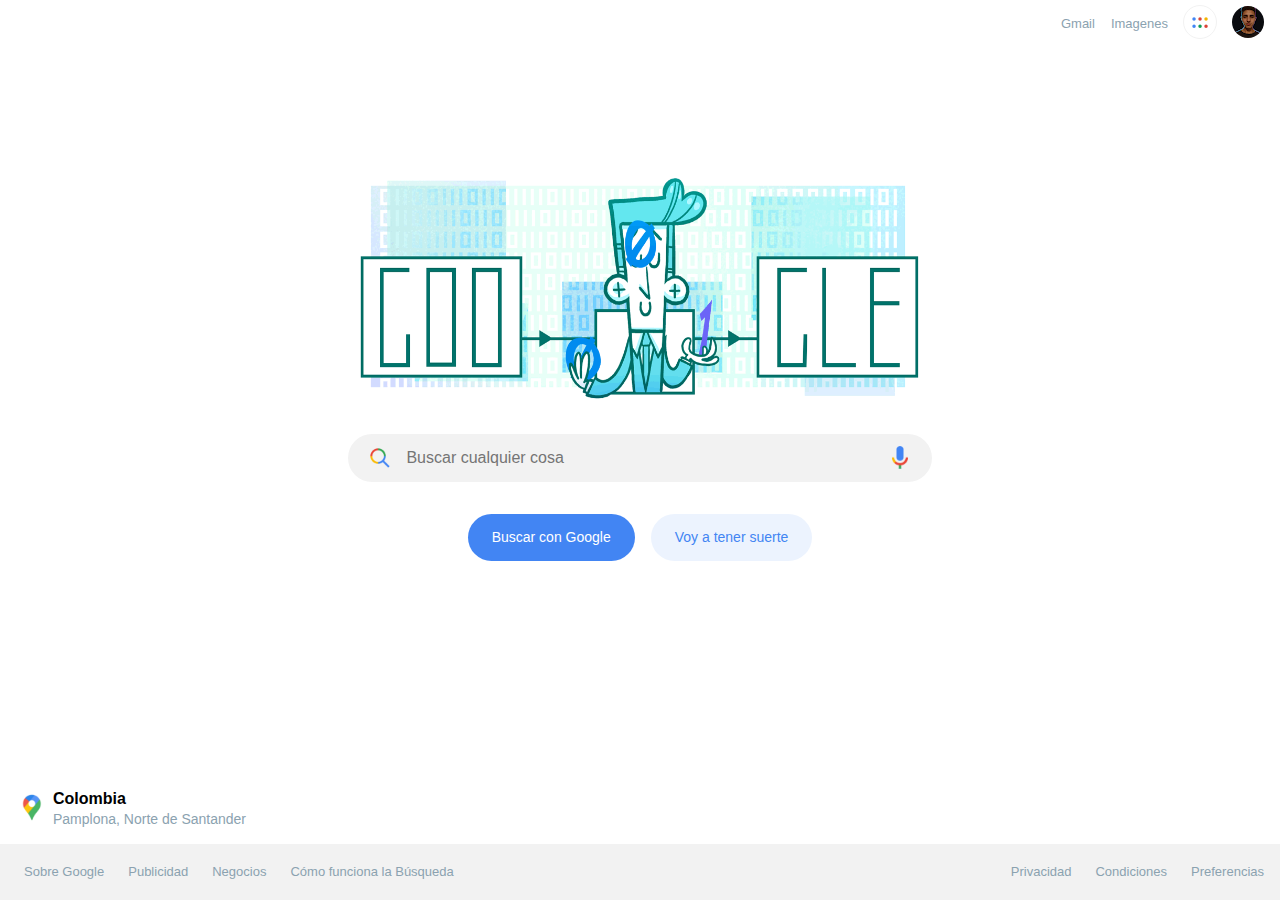
<file: index.html>
<!DOCTYPE html>
<html lang="es">
<head>
    <meta charset="UTF-8">
    <meta name="viewport" content="width=device-width, initial-scale=1.0">
    <link rel="shortcut icon" href="./assets/icons/favicon.ico" type="image/x-icon">
    <link rel="stylesheet" href="./css/index.css">
    <title>Google</title>
</head>
<body>
    <div class="page">
        <header>
            <nav class="header-navbar">
                <ul class="navbar-menu">
                    <li><a href="">Gmail</a></li>
                    <li><a href="">Imagenes</a></li>
                    <li><a class="icon-dot" href=""></a></li>
                    <li><a class="icon-profile" href=""></a></li>
                </ul>
            </nav>
        </header>
        <main>
            <section class="container-logo">
                <a href="https://www.google.com/doodles/claude-shannons-100th-birthday">
                    <img class="logo" src="./assets/images/google-logo.gif" alt="google-logo" title="Google">
                </a>
            </section>
            <section class="container-form">
                <form action="">
                    <label class="container-search" for="search">
                        <span class="icon-search"></span>
                        <input type="text" name="search" id="search" placeholder=" Buscar cualquier cosa">
                        <span class="icon-mic"></span>
                    </label>
                    <div class="container-buttons">
                        <input type="submit" value="Buscar con Google">
                        <input type="button" value="Voy a tener suerte">
                    </div>
                </form>
            </section>
        </main>
        <footer>
            <section class="region-container">
                <img src="./assets/icons/google-maps.svg" alt="google-maps" title="gps">
                <div class="region">
                    <p>Colombia</p>
                    <span>Pamplona, Norte de Santander</span>
                </div>
            </section>
            <section class="info-container">
                <ul>
                    <li><a href="">Sobre Google</a></li>
                    <li><a href="">Publicidad</a></li>
                    <li><a href="">Negocios</a></li>
                    <li><a href="">Cómo funciona la Búsqueda</a></li>
                </ul>
                <ul>
                    <li><a href="">Privacidad</a></li>
                    <li><a href="">Condiciones</a></li>
                    <li><a href="">Preferencias</a></li>
                </ul>
            </section>
        </footer>
    </div>
</body>
</html>
</file>
<file: css/index.css>
@import url('./page.css');
@import url('./header.css');
@import url('./main.css');
@import url('./footer.css');
:root{
    --baseFont:Arial;
    --lg: normal 1rem/1.375rem var(--baseFont);
    --md: normal 0.875rem/1.6875rem var(--baseFont);
    --mdNormal:normal 0.875rem/normal var(--baseFont);
    --sm:normal 0.8125rem/1.5rem var(--baseFont);
    --white:#FFFFFF;
    --black:#000000;
    --blue10:#ECF3FE;
    --blue20:#4285F3;
    --gray10:#F2F2F2; 
    --gray20:#8BA2B0;
    
}
body{
    font-family: var(--baseFont);
    margin: 0;
}
</file>
